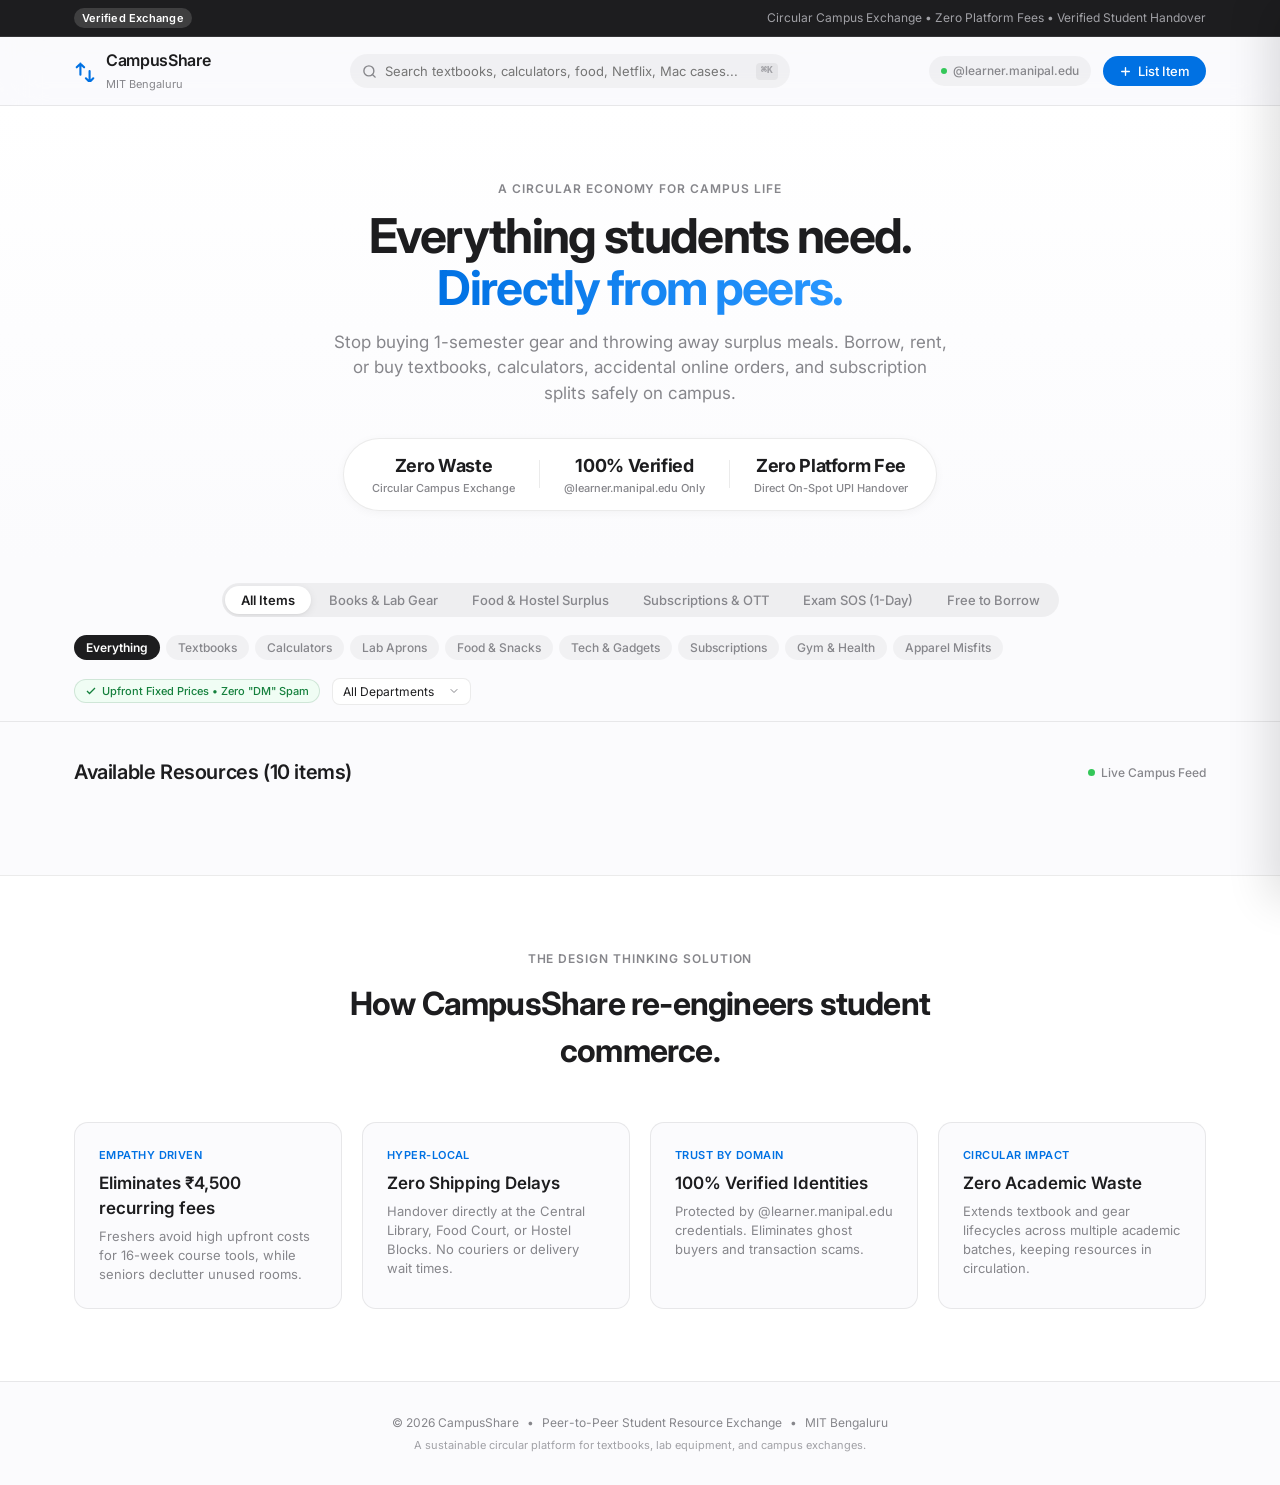
<file: index.html>
<!DOCTYPE html>
<html lang="en">
<head>
  <meta charset="UTF-8">
  <meta http-equiv="refresh" content="0; url=prototype/index.html">
  <meta name="viewport" content="width=device-width, initial-scale=1.0">
  <title>CampusShare — Peer-to-Peer Campus Resource Exchange</title>
  <link rel="preconnect" href="https://fonts.googleapis.com">
  <link rel="preconnect" href="https://fonts.gstatic.com" crossorigin>
  <link href="https://fonts.googleapis.com/css2?family=Inter:wght@400;500;600;700&display=swap" rel="stylesheet">
  <style>
    * { box-sizing: border-box; margin: 0; padding: 0; }
    body {
      font-family: -apple-system, BlinkMacSystemFont, "Inter", "SF Pro Text", sans-serif;
      background: #0f172a;
      color: #f8fafc;
      min-height: 100vh;
      display: flex;
      align-items: center;
      justify-content: center;
      padding: 24px;
      text-align: center;
    }
    .card {
      background: rgba(30, 41, 59, 0.7);
      backdrop-filter: blur(20px);
      border: 1px solid rgba(255, 255, 255, 0.1);
      border-radius: 20px;
      padding: 48px 36px;
      max-width: 520px;
      box-shadow: 0 25px 50px -12px rgba(0, 0, 0, 0.5);
    }
    .badge {
      display: inline-block;
      font-size: 12px;
      font-weight: 600;
      color: #38bdf8;
      background: rgba(56, 189, 248, 0.12);
      border: 1px solid rgba(56, 189, 248, 0.3);
      padding: 4px 12px;
      border-radius: 999px;
      margin-bottom: 20px;
      text-transform: uppercase;
      letter-spacing: 0.05em;
    }
    h1 {
      font-size: 28px;
      font-weight: 700;
      letter-spacing: -0.02em;
      margin-bottom: 12px;
      background: linear-gradient(135deg, #ffffff 0%, #94a3b8 100%);
      -webkit-background-clip: text;
      -webkit-text-fill-color: transparent;
    }
    p {
      color: #94a3b8;
      font-size: 15px;
      line-height: 1.6;
      margin-bottom: 28px;
    }
    .btn {
      display: inline-flex;
      align-items: center;
      gap: 8px;
      background: #0071e3;
      color: #ffffff;
      padding: 12px 28px;
      border-radius: 980px;
      font-size: 15px;
      font-weight: 600;
      text-decoration: none;
      transition: all 0.2s cubic-bezier(0.16, 1, 0.3, 1);
      box-shadow: 0 4px 14px rgba(0, 113, 227, 0.35);
    }
    .btn:hover {
      background: #0077ed;
      transform: scale(1.02);
      box-shadow: 0 6px 20px rgba(0, 113, 227, 0.45);
    }
    .redirect-note {
      margin-top: 20px;
      font-size: 13px;
      color: #64748b;
    }
    .spinner {
      display: inline-block;
      width: 14px;
      height: 14px;
      border: 2px solid rgba(255, 255, 255, 0.3);
      border-top-color: #38bdf8;
      border-radius: 50%;
      animation: spin 0.8s linear infinite;
      vertical-align: middle;
      margin-right: 6px;
    }
    @keyframes spin { to { transform: rotate(360deg); } }
  </style>
</head>
<body>
  <div class="card">
    <span class="badge">Peer-to-Peer Campus Resource Exchange</span>
    <h1>CampusShare</h1>
    <p>A circular peer-to-peer campus resource, textbook, and equipment exchange built for engineering students.</p>
    <a href="prototype/index.html" class="btn" id="launchBtn">
      Launch Interactive Prototype &rarr;
    </a>
    <div class="redirect-note">
      <span class="spinner"></span> Redirecting automatically...
    </div>
  </div>
  <script>
    window.location.replace("prototype/index.html");
  </script>
</body>
</html>
</file>
<file: prototype/style.css>
/* ==========================================================================
   CampusShare — Apple Design System
   Principles: Clarity, Deference, Depth, Precision
   ========================================================================== */

:root {
  --apple-bg: #fbfbfd;
  --apple-surface: #ffffff;
  --apple-text-primary: #1d1d1f;
  --apple-text-secondary: #86868b;
  --apple-text-tertiary: #a1a1a6;
  --apple-border: rgba(0, 0, 0, 0.08);
  --apple-border-strong: rgba(0, 0, 0, 0.14);
  --apple-blue: #0071e3;
  --apple-blue-hover: #0077ed;
  --apple-blue-tint: rgba(0, 113, 227, 0.08);
  --apple-red: #d70015;
  --apple-green: #34c759;
  --apple-radius-sm: 8px;
  --apple-radius-md: 14px;
  --apple-radius-lg: 20px;
  --apple-radius-pill: 980px;
  --apple-shadow-subtle: 0 2px 10px rgba(0, 0, 0, 0.04);
  --apple-shadow-elevated: 0 12px 32px -4px rgba(0, 0, 0, 0.08), 0 4px 12px -2px rgba(0, 0, 0, 0.04);
  --apple-shadow-modal: 0 24px 64px rgba(0, 0, 0, 0.2);
  --font-stack: -apple-system, BlinkMacSystemFont, "SF Pro Display", "SF Pro Text", "Inter", sans-serif;
}

* {
  box-sizing: border-box;
  margin: 0;
  padding: 0;
}

html {
  scroll-behavior: smooth;
  -webkit-font-smoothing: antialiased;
  -moz-osx-font-smoothing: grayscale;
}

body {
  font-family: var(--font-stack);
  background-color: var(--apple-bg);
  color: var(--apple-text-primary);
  line-height: 1.47059;
  font-size: 14px;
}

.container {
  width: 100%;
  max-width: 1180px;
  margin: 0 auto;
  padding: 0 24px;
}

/* ==========================================================================
   Announcement Bar
   ========================================================================== */

.global-notice {
  background: #1d1d1f;
  color: #f5f5f7;
  font-size: 12px;
  padding: 8px 0;
  border-bottom: 1px solid rgba(255, 255, 255, 0.1);
}

.notice-inner {
  display: flex;
  justify-content: space-between;
  align-items: center;
  flex-wrap: wrap;
  gap: 12px;
}

.notice-badge {
  background: rgba(255, 255, 255, 0.15);
  color: #fff;
  font-weight: 600;
  font-size: 11px;
  padding: 2px 8px;
  border-radius: var(--apple-radius-pill);
  letter-spacing: 0.02em;
}

.notice-text {
  color: #a1a1a6;
  font-size: 12px;
}

.notice-link {
  background: transparent;
  color: #2997ff;
  border: none;
  font-size: 12px;
  font-weight: 500;
  cursor: pointer;
  transition: opacity 0.2s ease;
}

.notice-link:hover {
  text-decoration: underline;
  opacity: 0.85;
}

/* ==========================================================================
   Navigation Bar (Apple Frosted Glass)
   ========================================================================== */

.app-nav {
  position: sticky;
  top: 0;
  z-index: 90;
  background: rgba(251, 251, 253, 0.8);
  backdrop-filter: blur(20px) saturate(180%);
  -webkit-backdrop-filter: blur(20px) saturate(180%);
  border-bottom: 1px solid var(--apple-border);
  padding: 12px 0;
  transition: all 0.3s ease;
}

.nav-wrap {
  display: flex;
  align-items: center;
  justify-content: space-between;
  gap: 20px;
}

.brand {
  display: flex;
  align-items: center;
  gap: 10px;
  cursor: pointer;
  user-select: none;
}

.brand-glyph {
  font-size: 22px;
  color: var(--apple-text-primary);
  line-height: 1;
}

.brand-name {
  font-size: 16px;
  font-weight: 600;
  letter-spacing: -0.02em;
  color: var(--apple-text-primary);
  display: block;
}

.brand-domain {
  font-size: 11px;
  color: var(--apple-text-secondary);
  font-weight: 400;
}

.search-dock {
  flex: 1;
  max-width: 440px;
  position: relative;
  display: flex;
  align-items: center;
}

.search-dock input {
  width: 100%;
  background: rgba(0, 0, 0, 0.04);
  border: 1px solid transparent;
  border-radius: var(--apple-radius-pill);
  padding: 8px 36px 8px 34px;
  font-size: 13px;
  color: var(--apple-text-primary);
  outline: none;
  font-family: inherit;
  transition: all 0.2s cubic-bezier(0.16, 1, 0.3, 1);
}

.search-dock input:focus {
  background: #ffffff;
  border-color: var(--apple-blue);
  box-shadow: 0 0 0 3px rgba(0, 113, 227, 0.15);
}

.search-icon {
  position: absolute;
  left: 12px;
  color: var(--apple-text-secondary);
  pointer-events: none;
}

.search-kbd {
  position: absolute;
  right: 12px;
  font-size: 10px;
  font-weight: 600;
  color: var(--apple-text-tertiary);
  background: rgba(0, 0, 0, 0.05);
  padding: 1px 5px;
  border-radius: 4px;
}

.nav-controls {
  display: flex;
  align-items: center;
  gap: 12px;
}

.auth-pill {
  display: inline-flex;
  align-items: center;
  gap: 6px;
  background: rgba(0, 0, 0, 0.04);
  color: var(--apple-text-secondary);
  font-size: 12px;
  font-weight: 500;
  padding: 6px 12px;
  border-radius: var(--apple-radius-pill);
}

.auth-status-dot {
  width: 6px;
  height: 6px;
  border-radius: 50%;
  background: var(--apple-green);
}

.cta-pill {
  display: inline-flex;
  align-items: center;
  justify-content: center;
  gap: 6px;
  font-family: inherit;
  font-size: 13px;
  font-weight: 500;
  padding: 7px 16px;
  border-radius: var(--apple-radius-pill);
  border: none;
  cursor: pointer;
  transition: all 0.2s cubic-bezier(0.16, 1, 0.3, 1);
}

.cta-pill.primary {
  background: var(--apple-blue);
  color: #fff;
}

.cta-pill.primary:hover {
  background: var(--apple-blue-hover);
  transform: scale(1.02);
}

.cta-pill.full {
  width: 100%;
  padding: 10px;
  font-size: 14px;
}

/* ==========================================================================
   Hero Stage (Apple Keynote Style)
   ========================================================================== */

.hero-stage {
  padding: 72px 0 48px;
  background: linear-gradient(180deg, #ffffff 0%, var(--apple-bg) 100%);
  text-align: center;
}

.hero-container {
  display: flex;
  justify-content: center;
}

.hero-content {
  max-width: 760px;
}

.hero-eyebrow {
  display: inline-block;
  font-size: 12px;
  font-weight: 600;
  text-transform: uppercase;
  letter-spacing: 0.08em;
  color: var(--apple-text-secondary);
  margin-bottom: 12px;
}

.hero-headline {
  font-size: 48px;
  line-height: 1.08;
  font-weight: 700;
  letter-spacing: -0.035em;
  color: var(--apple-text-primary);
  margin-bottom: 16px;
}

.headline-gradient {
  background: linear-gradient(90deg, #0071e3 0%, #2997ff 100%);
  -webkit-background-clip: text;
  -webkit-text-fill-color: transparent;
}

.hero-subhead {
  font-size: 17px;
  line-height: 1.5;
  color: var(--apple-text-secondary);
  max-width: 620px;
  margin: 0 auto 32px;
  font-weight: 400;
}

.metrics-capsule {
  display: inline-flex;
  align-items: center;
  background: #ffffff;
  border: 1px solid var(--apple-border);
  padding: 14px 28px;
  border-radius: var(--apple-radius-pill);
  box-shadow: var(--apple-shadow-subtle);
  gap: 24px;
}

.metric-item {
  display: flex;
  flex-direction: column;
  align-items: center;
}

.metric-val {
  font-size: 18px;
  font-weight: 700;
  letter-spacing: -0.02em;
  color: var(--apple-text-primary);
}

.metric-lbl {
  font-size: 11px;
  color: var(--apple-text-secondary);
  font-weight: 500;
}

.metric-separator {
  width: 1px;
  height: 28px;
  background: var(--apple-border);
}

/* ==========================================================================
   Apple-Grade Segmented Controller
   ========================================================================== */

.control-shelf {
  padding: 24px 0 16px;
  background: var(--apple-bg);
  border-bottom: 1px solid var(--apple-border);
  position: sticky;
  top: 57px;
  z-index: 85;
  backdrop-filter: blur(20px);
  -webkit-backdrop-filter: blur(20px);
}

.segmented-control-wrap {
  display: flex;
  justify-content: center;
  margin-bottom: 16px;
}

.segmented-control {
  display: inline-flex;
  background: rgba(0, 0, 0, 0.05);
  padding: 3px;
  border-radius: var(--apple-radius-pill);
  gap: 2px;
  max-width: 100%;
  overflow-x: auto;
  scrollbar-width: none;
}

.segmented-control::-webkit-scrollbar {
  display: none;
}

.segment-btn {
  background: transparent;
  border: none;
  font-family: inherit;
  font-size: 13px;
  font-weight: 500;
  color: var(--apple-text-secondary);
  padding: 6px 16px;
  border-radius: var(--apple-radius-pill);
  cursor: pointer;
  white-space: nowrap;
  transition: all 0.2s cubic-bezier(0.16, 1, 0.3, 1);
}

.segment-btn:hover {
  color: var(--apple-text-primary);
}

.segment-btn.active {
  background: #ffffff;
  color: var(--apple-text-primary);
  font-weight: 600;
  box-shadow: 0 2px 8px rgba(0, 0, 0, 0.08), 0 1px 2px rgba(0, 0, 0, 0.04);
}

/* Secondary Filter Chips (Minimalist Neutral) */
.subfilter-strip {
  display: flex;
  align-items: center;
  justify-content: space-between;
  gap: 16px;
  flex-wrap: wrap;
}

.chip-scroll {
  display: flex;
  align-items: center;
  gap: 6px;
  overflow-x: auto;
  scrollbar-width: none;
  padding: 2px 0;
}

.chip-scroll::-webkit-scrollbar {
  display: none;
}

.filter-chip {
  background: rgba(0, 0, 0, 0.04);
  color: var(--apple-text-secondary);
  border: none;
  font-family: inherit;
  font-size: 12px;
  font-weight: 500;
  padding: 5px 12px;
  border-radius: var(--apple-radius-pill);
  cursor: pointer;
  white-space: nowrap;
  transition: all 0.15s ease;
}

.filter-chip:hover {
  background: rgba(0, 0, 0, 0.07);
  color: var(--apple-text-primary);
}

.filter-chip.active {
  background: var(--apple-text-primary);
  color: #ffffff;
  font-weight: 600;
}

.control-accessories {
  display: flex;
  align-items: center;
  gap: 12px;
}

.transparency-badge {
  display: inline-flex;
  align-items: center;
  gap: 5px;
  font-size: 11px;
  color: #15803d;
  background: #f0fdf4;
  border: 1px solid rgba(22, 101, 52, 0.15);
  padding: 3px 10px;
  border-radius: var(--apple-radius-pill);
  font-weight: 500;
  white-space: nowrap;
}

.apple-select {
  appearance: none;
  -webkit-appearance: none;
  background: #ffffff url("data:image/svg+xml;charset=US-ASCII,%3Csvg%20xmlns%3D%22http%3A%2F%2Fwww.w3.org%2F2000%2Fsvg%22%20width%3D%2212%22%20height%3D%2212%22%20viewBox%3D%220%200%2024%2024%22%20fill%3D%22none%22%20stroke%3D%22%2386868b%22%20stroke-width%3D%222%22%20stroke-linecap%3D%22round%22%20stroke-linejoin%3D%22round%22%3E%3Cpolyline%20points%3D%226%209%2012%2015%2018%209%22%3E%3C%2Fpolyline%3E%3C%2Fsvg%3E") no-repeat right 10px center;
  border: 1px solid var(--apple-border);
  border-radius: var(--apple-radius-sm);
  padding: 5px 28px 5px 10px;
  font-size: 12px;
  font-family: inherit;
  color: var(--apple-text-primary);
  outline: none;
  cursor: pointer;
  transition: border-color 0.2s;
}

.apple-select:focus {
  border-color: var(--apple-blue);
}

.apple-select.full {
  width: 100%;
  padding: 9px 30px 9px 12px;
  font-size: 13px;
  background-color: rgba(0, 0, 0, 0.02);
}

/* ==========================================================================
   Product Grid (Apple Product Gallery Aesthetic)
   ========================================================================== */

.gallery-stage {
  padding: 36px 0 64px;
}

.gallery-meta {
  display: flex;
  justify-content: space-between;
  align-items: center;
  margin-bottom: 24px;
}

.gallery-title {
  font-size: 20px;
  font-weight: 600;
  letter-spacing: -0.02em;
  color: var(--apple-text-primary);
}

.activity-indicator {
  display: inline-flex;
  align-items: center;
  gap: 6px;
  font-size: 12px;
  color: var(--apple-text-secondary);
  font-weight: 500;
}

.active-pulse {
  width: 7px;
  height: 7px;
  border-radius: 50%;
  background: var(--apple-green);
}

.cards-grid {
  display: grid;
  grid-template-columns: repeat(auto-fill, minmax(280px, 1fr));
  gap: 20px;
}

/* Product Card */
.product-card {
  background: #ffffff;
  border: 1px solid var(--apple-border);
  border-radius: var(--apple-radius-md);
  padding: 22px;
  display: flex;
  flex-direction: column;
  transition: all 0.25s cubic-bezier(0.16, 1, 0.3, 1);
  position: relative;
}

.product-card:hover {
  transform: translateY(-3px);
  border-color: var(--apple-border-strong);
  box-shadow: var(--apple-shadow-elevated);
}

.card-header-line {
  display: flex;
  justify-content: space-between;
  align-items: center;
  margin-bottom: 12px;
}

.card-type-tag {
  font-size: 10.5px;
  font-weight: 600;
  text-transform: uppercase;
  letter-spacing: 0.04em;
  color: var(--apple-text-secondary);
}

.card-dept-tag {
  font-size: 11px;
  font-weight: 500;
  color: var(--apple-text-tertiary);
}

.card-title {
  font-size: 17px;
  font-weight: 600;
  line-height: 1.25;
  letter-spacing: -0.015em;
  color: var(--apple-text-primary);
  margin-bottom: 8px;
}

.card-desc {
  font-size: 13px;
  line-height: 1.45;
  color: var(--apple-text-secondary);
  margin-bottom: 18px;
  flex: 1;
}

.card-specs {
  background: rgba(0, 0, 0, 0.02);
  border-radius: var(--apple-radius-sm);
  padding: 10px 12px;
  margin-bottom: 18px;
  font-size: 12px;
  display: flex;
  flex-direction: column;
  gap: 4px;
}

.spec-line {
  display: flex;
  justify-content: space-between;
  color: var(--apple-text-secondary);
}

.spec-val {
  font-weight: 500;
  color: var(--apple-text-primary);
}

.card-footer-action {
  display: flex;
  justify-content: space-between;
  align-items: center;
  border-top: 1px solid var(--apple-border);
  padding-top: 14px;
}

.price-unit {
  display: flex;
  flex-direction: column;
}

.price-figure {
  font-size: 18px;
  font-weight: 600;
  letter-spacing: -0.02em;
  color: var(--apple-text-primary);
}

.price-sub {
  font-size: 11px;
  color: var(--apple-text-tertiary);
  text-decoration: line-through;
}

/* Tag Pills */
.apple-badge {
  font-size: 11px;
  font-weight: 500;
  padding: 2px 8px;
  border-radius: var(--apple-radius-pill);
}

.badge-borrow { background: #f0fdf4; color: #166534; }
.badge-rent { background: #fefce8; color: #854d0e; }
.badge-buy { background: #f8fafc; color: #334155; }
.badge-sos { background: #fef2f2; color: #991b1b; }
.badge-subs { background: #faf5ff; color: #6b21a8; }
.badge-food { background: #fff7ed; color: #9a3412; }
.badge-tech { background: #f0fdf4; color: #166534; }
.badge-fitness { background: #fdf4ff; color: #86198f; }

.countdown-pill {
  display: inline-flex;
  align-items: center;
  font-size: 10.5px;
  font-weight: 600;
  padding: 2px 7px;
  border-radius: var(--apple-radius-pill);
  background: #fff1f2;
  color: #e11d48;
}

/* ==========================================================================
   Bento Section (Design Thinking Proof)
   ========================================================================== */

.bento-section {
  padding: 72px 0;
  background: #ffffff;
  border-top: 1px solid var(--apple-border);
}

.bento-header {
  text-align: center;
  max-width: 600px;
  margin: 0 auto 48px;
}

.bento-header h2 {
  font-size: 32px;
  font-weight: 700;
  letter-spacing: -0.025em;
  color: var(--apple-text-primary);
}

.bento-grid {
  display: grid;
  grid-template-columns: repeat(auto-fit, minmax(240px, 1fr));
  gap: 20px;
}

.bento-box {
  background: var(--apple-bg);
  border: 1px solid var(--apple-border);
  border-radius: var(--apple-radius-md);
  padding: 24px;
}

.bento-badge {
  font-size: 11px;
  font-weight: 600;
  text-transform: uppercase;
  color: var(--apple-blue);
  letter-spacing: 0.04em;
  margin-bottom: 8px;
}

.bento-box h3 {
  font-size: 17px;
  font-weight: 600;
  color: var(--apple-text-primary);
  margin-bottom: 6px;
}

.bento-box p {
  font-size: 13px;
  color: var(--apple-text-secondary);
  line-height: 1.45;
}

/* ==========================================================================
   Apple-Style Modal Sheets
   ========================================================================== */

.modal-backdrop {
  position: fixed;
  inset: 0;
  background: rgba(0, 0, 0, 0.45);
  backdrop-filter: blur(16px);
  -webkit-backdrop-filter: blur(16px);
  display: none;
  align-items: center;
  justify-content: center;
  z-index: 100;
  padding: 16px;
}

.modal-backdrop.open {
  display: flex;
}

.modal-sheet {
  background: #ffffff;
  border-radius: var(--apple-radius-lg);
  width: 100%;
  max-width: 480px;
  max-height: 88vh;
  overflow-y: auto;
  box-shadow: var(--apple-shadow-modal);
  border: 1px solid rgba(255, 255, 255, 0.6);
  animation: modalEnter 0.25s cubic-bezier(0.16, 1, 0.3, 1);
}

.modal-sheet.modal-wide {
  max-width: 700px;
}

@keyframes modalEnter {
  from { opacity: 0; transform: scale(0.97) translateY(8px); }
  to { opacity: 1; transform: scale(1) translateY(0); }
}

.modal-top {
  padding: 20px 24px 16px;
  border-bottom: 1px solid var(--apple-border);
  display: flex;
  justify-content: space-between;
  align-items: flex-start;
}

.modal-eyebrow {
  font-size: 11px;
  font-weight: 600;
  text-transform: uppercase;
  letter-spacing: 0.04em;
  color: var(--apple-text-secondary);
}

.modal-heading {
  font-size: 19px;
  font-weight: 600;
  letter-spacing: -0.015em;
  color: var(--apple-text-primary);
}

.modal-close-circle {
  width: 28px;
  height: 28px;
  border-radius: 50%;
  background: rgba(0, 0, 0, 0.05);
  border: none;
  font-size: 18px;
  line-height: 1;
  color: var(--apple-text-secondary);
  cursor: pointer;
  display: flex;
  align-items: center;
  justify-content: center;
  transition: all 0.15s ease;
}

.modal-close-circle:hover {
  background: rgba(0, 0, 0, 0.1);
  color: var(--apple-text-primary);
}

.modal-content {
  padding: 20px 24px 24px;
}

.input-block {
  margin-bottom: 14px;
}

.input-grid-2 {
  display: grid;
  grid-template-columns: 1fr 1fr;
  gap: 12px;
}

.input-block label {
  display: block;
  font-size: 12px;
  font-weight: 500;
  color: var(--apple-text-primary);
  margin-bottom: 5px;
}

.input-block input,
.input-block textarea {
  width: 100%;
  padding: 8px 12px;
  border: 1px solid var(--apple-border);
  border-radius: var(--apple-radius-sm);
  font-size: 13px;
  font-family: inherit;
  background: rgba(0, 0, 0, 0.02);
  color: var(--apple-text-primary);
  outline: none;
  transition: all 0.2s ease;
}

.input-block input:focus,
.input-block textarea:focus {
  background: #ffffff;
  border-color: var(--apple-blue);
  box-shadow: 0 0 0 3px rgba(0, 113, 227, 0.12);
}

/* DT Grid Inside Modal */
.dt-grid {
  display: grid;
  grid-template-columns: 1fr 1fr;
  gap: 14px;
}

.dt-cell {
  background: var(--apple-bg);
  border: 1px solid var(--apple-border);
  border-radius: var(--apple-radius-md);
  padding: 16px;
}

.dt-stage-tag {
  font-size: 10.5px;
  font-weight: 600;
  color: var(--apple-blue);
  text-transform: uppercase;
  letter-spacing: 0.04em;
  display: inline-block;
  margin-bottom: 4px;
}

.dt-cell h4 {
  font-size: 14px;
  font-weight: 600;
  color: var(--apple-text-primary);
  margin-bottom: 4px;
}

.dt-cell p {
  font-size: 12px;
  color: var(--apple-text-secondary);
  line-height: 1.4;
}

/* Footer */
.app-footer {
  padding: 32px 0;
  background: var(--apple-bg);
  border-top: 1px solid var(--apple-border);
  font-size: 12px;
  color: var(--apple-text-secondary);
  text-align: center;
}

.footer-links {
  display: flex;
  align-items: center;
  justify-content: center;
  gap: 8px;
  flex-wrap: wrap;
  margin-bottom: 6px;
}

.footer-note {
  font-size: 11px;
  color: var(--apple-text-tertiary);
}

/* Responsive */
@media (max-width: 768px) {
  .hero-headline { font-size: 34px; }
  .metrics-capsule { flex-direction: column; gap: 12px; }
  .metric-separator { display: none; }
  .search-dock { display: none; }
  .input-grid-2 { grid-template-columns: 1fr; }
  .dt-grid { grid-template-columns: 1fr; }
  .chat-drawer { width: 100vw; max-width: 100vw; }
}

/* ==========================================================================
   Apple-Grade Slide-Over Chat Drawer & Progressive Privacy Shield
   ========================================================================== */

.drawer-backdrop {
  position: fixed;
  inset: 0;
  background: rgba(0, 0, 0, 0.35);
  backdrop-filter: blur(10px);
  -webkit-backdrop-filter: blur(10px);
  z-index: 110;
  display: none;
  opacity: 0;
  transition: opacity 0.25s ease;
}

.drawer-backdrop.open {
  display: block;
  opacity: 1;
}

.chat-drawer {
  position: fixed;
  top: 0;
  right: 0;
  bottom: 0;
  width: 440px;
  max-width: 92vw;
  background: #ffffff;
  z-index: 120;
  box-shadow: -12px 0 40px rgba(0, 0, 0, 0.12);
  transform: translateX(100%);
  transition: transform 0.3s cubic-bezier(0.16, 1, 0.3, 1);
  display: flex;
  flex-direction: column;
}

.chat-drawer.open {
  transform: translateX(0);
}

.drawer-header {
  padding: 18px 20px;
  border-bottom: 1px solid var(--apple-border);
  display: flex;
  align-items: center;
  justify-content: space-between;
  background: rgba(251, 251, 253, 0.85);
  backdrop-filter: blur(20px);
  -webkit-backdrop-filter: blur(20px);
}

.seller-profile-summary {
  display: flex;
  align-items: center;
  gap: 12px;
}

.seller-avatar {
  width: 38px;
  height: 38px;
  border-radius: 50%;
  background: linear-gradient(135deg, #0071e3 0%, #2997ff 100%);
  color: #ffffff;
  font-weight: 600;
  font-size: 15px;
  display: flex;
  align-items: center;
  justify-content: center;
}

.seller-details {
  display: flex;
  flex-direction: column;
}

.seller-name-row {
  display: flex;
  align-items: center;
  gap: 5px;
}

.seller-name {
  font-size: 14px;
  font-weight: 600;
  color: var(--apple-text-primary);
}

.verified-tick {
  display: inline-flex;
  align-items: center;
  justify-content: center;
  width: 14px;
  height: 14px;
  border-radius: 50%;
  background: #0071e3;
  color: #fff;
  font-size: 9px;
  font-weight: 700;
}

.seller-domain {
  font-size: 11px;
  color: var(--apple-text-secondary);
}

/* Privacy Banner */
.privacy-banner {
  background: #f0fdf4;
  border-bottom: 1px solid rgba(22, 101, 52, 0.12);
  padding: 10px 18px;
  display: flex;
  gap: 10px;
  align-items: flex-start;
}

.privacy-icon {
  font-size: 16px;
  line-height: 1.2;
}

.privacy-text {
  font-size: 11.5px;
  color: #166534;
  line-height: 1.4;
}

.privacy-text strong {
  display: block;
  font-weight: 600;
  margin-bottom: 2px;
}

/* Drawer Item Snippet */
.drawer-item-snippet {
  padding: 12px 18px;
  background: var(--apple-bg);
  border-bottom: 1px solid var(--apple-border);
  display: flex;
  justify-content: space-between;
  align-items: center;
}

.drawer-item-info h4 {
  font-size: 13px;
  font-weight: 600;
  color: var(--apple-text-primary);
  margin-bottom: 2px;
  white-space: nowrap;
  overflow: hidden;
  text-overflow: ellipsis;
  max-width: 250px;
}

.drawer-item-info span {
  font-size: 11px;
  color: var(--apple-text-secondary);
}

.drawer-item-price {
  font-size: 14px;
  font-weight: 700;
  color: var(--apple-blue);
  text-align: right;
}

/* Chat Stream */
.chat-stream {
  flex: 1;
  padding: 18px;
  overflow-y: auto;
  display: flex;
  flex-direction: column;
  gap: 10px;
  background: #ffffff;
}

.chat-bubble {
  max-width: 82%;
  padding: 10px 14px;
  font-size: 13px;
  line-height: 1.4;
  position: relative;
  word-wrap: break-word;
}

.chat-bubble.incoming {
  align-self: flex-start;
  background: #f2f2f7;
  color: var(--apple-text-primary);
  border-radius: 16px 16px 16px 4px;
}

.chat-bubble.outgoing {
  align-self: flex-end;
  background: var(--apple-blue);
  color: #ffffff;
  border-radius: 16px 16px 4px 16px;
}

.chat-bubble.system {
  align-self: center;
  background: rgba(0, 0, 0, 0.04);
  color: var(--apple-text-secondary);
  font-size: 11px;
  padding: 4px 12px;
  border-radius: var(--apple-radius-pill);
  text-align: center;
  max-width: 90%;
}

.chat-time {
  font-size: 9.5px;
  opacity: 0.65;
  margin-top: 4px;
  display: block;
  text-align: right;
}

/* Quick Message Chips */
.quick-chips {
  padding: 8px 16px;
  display: flex;
  gap: 6px;
  overflow-x: auto;
  scrollbar-width: none;
  background: #ffffff;
  border-top: 1px solid var(--apple-border);
}

.quick-chips::-webkit-scrollbar {
  display: none;
}

.quick-chip-btn {
  background: rgba(0, 0, 0, 0.04);
  color: var(--apple-text-primary);
  border: 1px solid var(--apple-border);
  padding: 4px 10px;
  font-size: 11px;
  border-radius: var(--apple-radius-pill);
  white-space: nowrap;
  cursor: pointer;
  font-family: inherit;
  transition: all 0.15s ease;
}

.quick-chip-btn:hover {
  background: rgba(0, 113, 227, 0.08);
  border-color: var(--apple-blue);
  color: var(--apple-blue);
}

/* Chat Input Bar */
.chat-input-bar {
  padding: 12px 16px;
  background: #ffffff;
  border-top: 1px solid var(--apple-border);
  display: flex;
  align-items: center;
  gap: 8px;
}

.chat-input-bar input {
  flex: 1;
  background: rgba(0, 0, 0, 0.03);
  border: 1px solid var(--apple-border);
  border-radius: var(--apple-radius-pill);
  padding: 8px 16px;
  font-size: 13px;
  font-family: inherit;
  color: var(--apple-text-primary);
  outline: none;
  transition: all 0.2s ease;
}

.chat-input-bar input:focus {
  background: #ffffff;
  border-color: var(--apple-blue);
  box-shadow: 0 0 0 2px rgba(0, 113, 227, 0.15);
}

.chat-send-btn {
  width: 32px;
  height: 32px;
  border-radius: 50%;
  background: var(--apple-blue);
  color: #ffffff;
  border: none;
  display: flex;
  align-items: center;
  justify-content: center;
  cursor: pointer;
  transition: background 0.15s ease;
}

.chat-send-btn:hover {
  background: var(--apple-blue-hover);
}

/* Privacy Unlock Box (Bottom of Drawer) */
.drawer-unlock-box {
  padding: 16px 18px;
  background: var(--apple-bg);
  border-top: 1px solid var(--apple-border);
}

.locked-card {
  display: flex;
  flex-direction: column;
  gap: 10px;
}

.locked-header {
  display: flex;
  justify-content: space-between;
  align-items: center;
  font-size: 12px;
}

.lock-status {
  display: flex;
  align-items: center;
  gap: 6px;
  font-weight: 600;
  color: #b45309;
}

.masked-phone {
  font-family: monospace;
  font-size: 12px;
  color: var(--apple-text-secondary);
  background: rgba(0, 0, 0, 0.04);
  padding: 2px 6px;
  border-radius: 4px;
}

.locked-note {
  font-size: 11.5px;
  color: var(--apple-text-secondary);
  line-height: 1.4;
}

.unlocked-card {
  display: flex;
  flex-direction: column;
  gap: 10px;
  animation: fadeIn 0.3s ease;
}

.unlocked-badge {
  display: inline-flex;
  align-items: center;
  gap: 6px;
  background: #ecfdf5;
  color: #065f46;
  font-size: 11.5px;
  font-weight: 600;
  padding: 5px 10px;
  border-radius: var(--apple-radius-pill);
  border: 1px solid #a7f3d0;
}

.unlocked-details-grid {
  display: grid;
  grid-template-columns: 1fr 1fr;
  gap: 8px;
  background: #ffffff;
  border: 1px solid var(--apple-border);
  border-radius: var(--apple-radius-sm);
  padding: 10px 12px;
  font-size: 12px;
}

.unlocked-detail-item {
  display: flex;
  flex-direction: column;
}

.unlocked-label {
  font-size: 10.5px;
  color: var(--apple-text-secondary);
}

.unlocked-val {
  font-weight: 600;
  color: var(--apple-text-primary);
}

.unlocked-actions {
  display: flex;
  gap: 8px;
}

.unlocked-btn {
  flex: 1;
  display: inline-flex;
  align-items: center;
  justify-content: center;
  gap: 5px;
  padding: 7px 12px;
  font-size: 12px;
  font-weight: 500;
  border-radius: var(--apple-radius-pill);
  border: none;
  cursor: pointer;
  text-decoration: none;
  font-family: inherit;
  transition: all 0.15s ease;
}

.unlocked-btn.call {
  background: #10b981;
  color: #ffffff;
}

.unlocked-btn.whatsapp {
  background: #25d366;
  color: #ffffff;
}

.unlocked-btn:hover {
  opacity: 0.9;
  transform: translateY(-1px);
}

.privacy-tag-card {
  display: inline-flex;
  align-items: center;
  gap: 4px;
  font-size: 10.5px;
  color: #166534;
  background: #f0fdf4;
  border: 1px solid rgba(22, 101, 52, 0.15);
  padding: 2px 7px;
  border-radius: var(--apple-radius-pill);
  margin-top: 3px;
  font-weight: 500;
}

/* Zero-Knowledge Handover Beacon Bar */
.beacon-bar {
  display: flex;
  gap: 8px;
  padding: 8px 16px;
  background: var(--apple-bg);
  border-top: 1px solid var(--apple-border);
}

.beacon-btn {
  flex: 1;
  display: inline-flex;
  align-items: center;
  justify-content: center;
  gap: 6px;
  background: #ffffff;
  border: 1px solid var(--apple-border);
  border-radius: var(--apple-radius-pill);
  padding: 7px 12px;
  font-size: 12px;
  font-weight: 500;
  color: var(--apple-text-primary);
  cursor: pointer;
  font-family: inherit;
  transition: all 0.2s ease;
}

.beacon-btn:hover {
  border-color: var(--apple-blue);
  color: var(--apple-blue);
  background: rgba(0, 113, 227, 0.04);
}

.upi-qr-trigger-btn {
  display: inline-flex;
  align-items: center;
  justify-content: center;
  gap: 5px;
  background: #0071e3;
  color: #ffffff;
  border: none;
  border-radius: var(--apple-radius-pill);
  padding: 7px 14px;
  font-size: 12px;
  font-weight: 500;
  cursor: pointer;
  font-family: inherit;
  transition: all 0.2s ease;
}

.upi-qr-trigger-btn:hover {
  background: #0077ed;
  transform: translateY(-1px);
}

/* UPI QR Modal Presentation */
#upiModal {
  z-index: 150;
}

.upi-card {
  display: flex;
  flex-direction: column;
  align-items: center;
}

.upi-qr-frame {
  width: 190px;
  height: 190px;
  background: #ffffff;
  border: 1px solid rgba(0, 0, 0, 0.12);
  border-radius: 16px;
  display: flex;
  align-items: center;
  justify-content: center;
  padding: 12px;
  margin-bottom: 16px;
  box-shadow: 0 4px 16px rgba(0, 0, 0, 0.06);
}

.upi-meta {
  margin-bottom: 14px;
}

.upi-amount {
  font-size: 26px;
  font-weight: 700;
  letter-spacing: -0.02em;
  color: var(--apple-text-primary);
}

.upi-id-tag {
  display: inline-block;
  font-size: 11.5px;
  color: var(--apple-text-secondary);
  background: rgba(0, 0, 0, 0.04);
  padding: 2px 8px;
  border-radius: 4px;
  font-family: monospace;
  margin-top: 4px;
}

.upi-guarantee-note {
  background: #f0fdf4;
  border: 1px solid rgba(22, 101, 52, 0.15);
  padding: 10px 14px;
  border-radius: var(--apple-radius-sm);
  font-size: 11.5px;
  color: #166534;
  line-height: 1.45;
  text-align: left;
}

/* Chat Beacon Notification Bubble */
.chat-bubble.beacon {
  align-self: center;
  background: #eff6ff;
  border: 1px solid #bfdbfe;
  color: #1e40af;
  font-size: 11.5px;
  padding: 6px 14px;
  border-radius: var(--apple-radius-pill);
  font-weight: 500;
  max-width: 92%;
  display: flex;
  align-items: center;
  gap: 6px;
}
</file>
